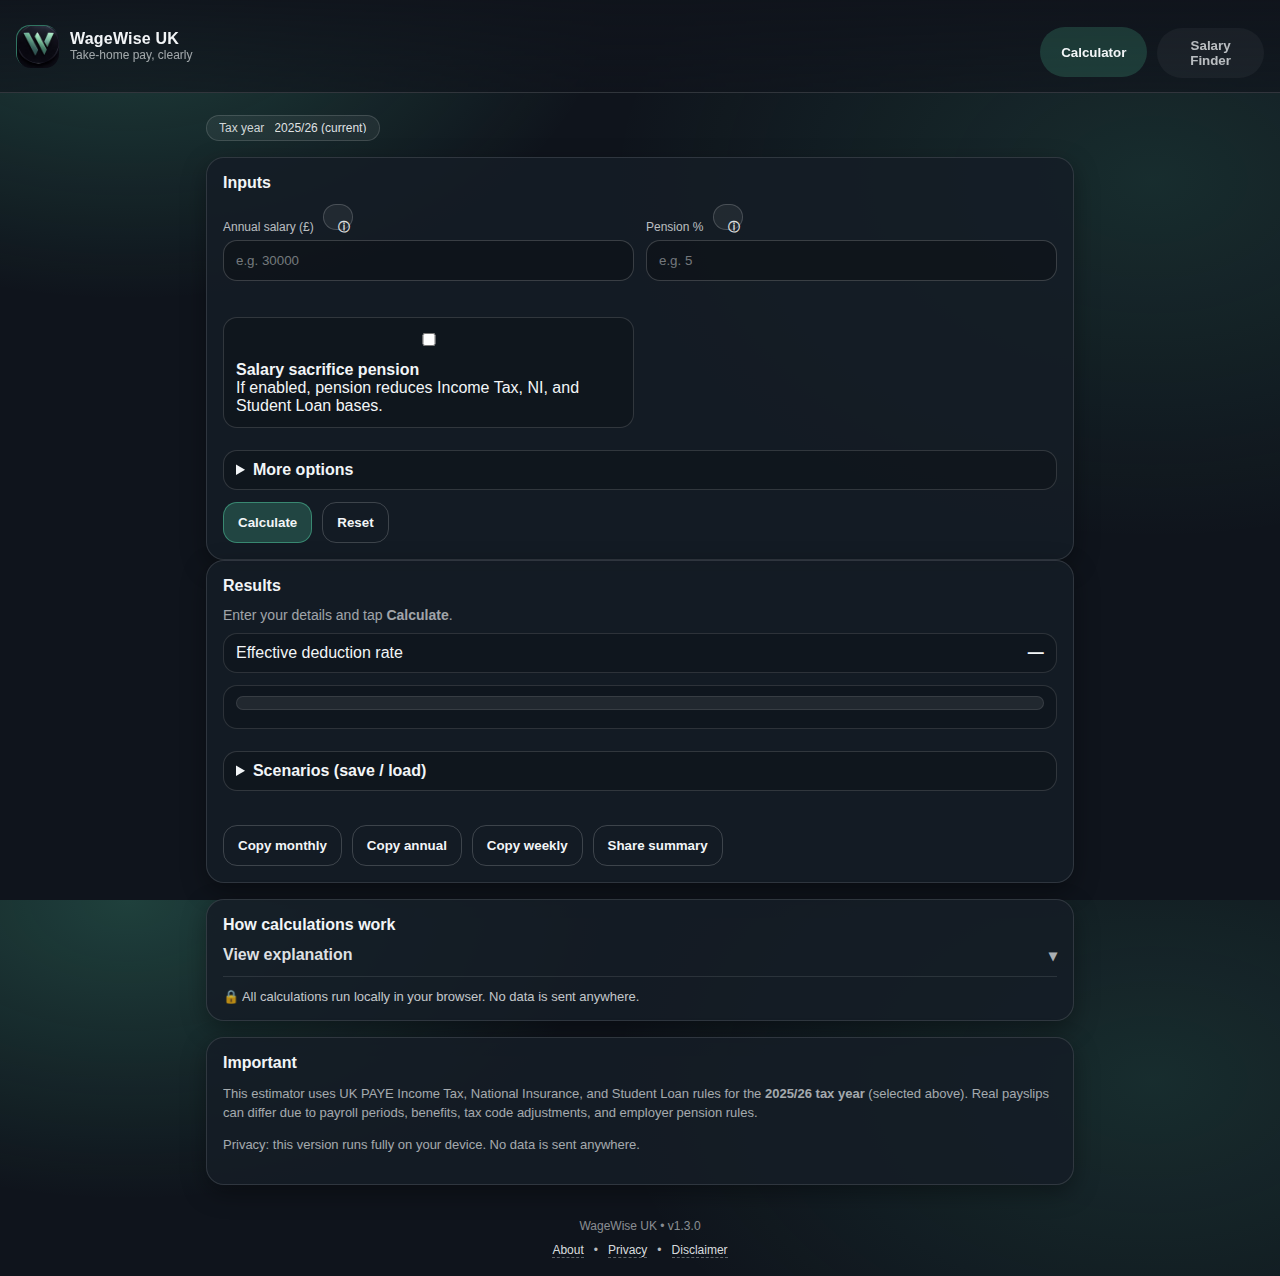
<file: index.html>
<!doctype html>
<html lang="en-GB">
<head>
  <meta charset="utf-8" />
  <meta name="viewport" content="width=device-width, initial-scale=1, viewport-fit=cover" />
  <title>UK Take-Home Pay Calculator 2025/26 & 2024/25 | WageWise UK</title>
  <meta name="theme-color" content="#10141c" />
  <meta name="description" content="Free UK take-home pay calculator for 2025/26 and 2024/25. Calculate salary or hourly wages, pension, student loans and estimate annual salary from payslips.">
  <link rel="manifest" href="manifest.json" />
  <link rel="icon" type="image/png" sizes="32x32" href="favicon-32.png" />
  <link rel="icon" type="image/png" sizes="192x192" href="icon-192.png" />
  <link rel="apple-touch-icon" sizes="180x180" href="apple-touch-icon.png" />
  <link rel="stylesheet" href="styles.css" />
</head>
<body>
  <!-- Splash (first paint) -->
  <div id="splash" class="splash" aria-hidden="true">
    <img class="splashLogo" src="logo-full.jpg" alt="WageWise UK" />
  </div>

  <header class="topbar">
    <div class="brand">
      <div class="mark" aria-hidden="true">
        <img src="icon-192.png" alt="" width="44" height="44" />
      </div>
      <div>
        <div class="title">WageWise UK</div>
        <div class="subtitle">Take-home pay, clearly</div>
      </div>
    </div>

    <div class="switcher" role="tablist" aria-label="Choose tool">
      <button id="tabCalc" class="seg active" type="button" role="tab" aria-selected="true">Calculator</button>
      <button id="tabSalary" class="seg" type="button" role="tab" aria-selected="false">Salary Finder</button>
    </div>
  </header>

  <main class="wrap">

        <div class="taxYearRow" aria-label="Tax year selector">
      <label class="taxYearPill" aria-label="Select UK tax year">
        <span class="taxYearPillLabel">Tax year</span>
        <select id="taxYear">
          <option value="2025/26">2025/26 (current)</option>
          <option value="2024/25">2024/25</option>
        </select>
      </label>
    </div>
<!-- Calculator view -->
    <div id="viewCalc">
      <section class="card" id="inputsCard">
        <h2>Inputs</h2>

        <div class="grid">
          <div id="annualBox">
            <label class="field">
              <span>Annual salary (£) <button class="helpBtn" type="button" data-help="help_annualSalary" aria-label="Help: Annual salary (£)">ⓘ</button></span>
              <input id="annualSalary" inputmode="decimal" placeholder="e.g. 30000" />
              <div class="helpText" id="help_annualSalary" hidden>Enter your <strong>gross</strong> yearly salary before tax (the amount on your contract), not what hits your bank.</div>
              <div class="fieldError" id="err_annualSalary" aria-live="polite"></div>
            </label>
          </div>

          <label class="field">
            <span>Pension % <button class="helpBtn" type="button" data-help="help_pension" aria-label="Help: Pension %">ⓘ</button></span>
            <input id="pensionPercent" inputmode="decimal" placeholder="e.g. 5" />
            <div class="helpText" id="help_pension" hidden>Enter your <strong>employee</strong> pension contribution percentage. Check your payslip for a line like “Pension 4%”.</div>
            <div class="fieldError" id="err_pensionPercent" aria-live="polite"></div>
          </label>

          <label class="toggle">
            <input id="salarySacrifice" type="checkbox" />
            <div>
              <strong>Salary sacrifice pension</strong>
              <div class="sub">If enabled, pension reduces Income Tax, NI, and Student Loan bases.
              <div class="helpText" id="help_salarySac" hidden>Only enable if your workplace pension is set up as <strong>salary sacrifice</strong>. If unsure, leave it off.</div></div>
            </div>
          </label>
        </div>

        <details class="help" id="advancedOptions">
          <summary>More options</summary>
          <div class="grid">
            <label class="field">
              <span>Region</span>
              <select id="region">
                <option value="england">England</option>
                <option value="scotland">Scotland</option>
                <option value="wales">Wales</option>
                <option value="ni">Northern Ireland</option>
              </select>
            </label>

            <label class="field">
              <span>Pay input</span>
              <select id="mode">
                <option value="annualSalary">Annual salary</option>
                <option value="hourlyRate">Hourly rate</option>
              </select>
            </label>

            <div id="hourlyBox" hidden>
              <label class="field">
                <span>Hourly rate (£)</span>
                <input id="hourlyRate" inputmode="decimal" placeholder="e.g. 12.21" />
                <div class="fieldError" id="err_hourlyRate" aria-live="polite"></div>
              </label>

              <label class="field">
                <span>Hours per week</span>
                <input id="hoursPerWeek" inputmode="decimal" placeholder="e.g. 16" />
                <div class="fieldError" id="err_hoursPerWeek" aria-live="polite"></div>
              </label>
            </div>

            
            <label class="field">
              <span>Tax code <button class="helpBtn" type="button" data-help="help_taxCode" aria-label="Help: tax code">ⓘ</button></span>
              <div class="taxcodeRow">
                <select id="taxCodePreset">
                  <option value="1257L">1257L (standard)</option>
                  <option value="BR">BR (basic rate)</option>
                  <option value="0T">0T (no allowance)</option>
                  <option value="NT">NT (no tax)</option>
                  <option value="D0">D0 (higher rate)</option>
                  <option value="D1">D1 (additional rate)</option>
                  <option value="custom">Custom…</option>
                </select>
                <input id="taxCodeCustom" placeholder="e.g. 1185L" style="display:none" />
                <div class="fieldError" id="err_taxCodeCustom" aria-live="polite"></div>
              </div>
              <div class="helpText" id="help_taxCode" hidden>
                Usually <strong>1257L</strong>. You’ll find your tax code on your payslip or HMRC app.
                If unsure, leave the default.
              </div>
            </label>


            <label class="field">
              <span>Student loan <button class="helpBtn" type="button" data-help="help_studentLoan" aria-label="Help: Student loan">ⓘ</button></span>
              <select id="studentLoan">
                <option value="none">None</option>
                <option value="plan1">Plan 1</option>
                <option value="plan2">Plan 2</option>
                <option value="plan4">Plan 4</option>
                <option value="plan5">Plan 5</option>
                <option value="postgraduate">Postgraduate</option>
              </select>
              <div class="helpText" id="help_studentLoan" hidden>Select the student loan plan shown on your payslip. If you’re below the threshold, repayment will be £0.</div>
            </label>
          </div>
        </details>

        <div class="actions">
          <button id="calcBtn" class="primary" type="button">Calculate</button>
          <button id="resetBtn" class="ghost" type="button">Reset</button>
        </div>
      </section>

      <section class="card">
        <h2>Results</h2>

        <div id="results" class="results">
          <div class="hint">Enter your details and tap <strong>Calculate</strong>.</div>
        </div>

        <div id="uxExtras" class="ux-extras" hidden>
          <div class="row">
            <div>Effective deduction rate</div>
            <div><strong id="effectiveRate">—</strong></div>
          </div>

          <div class="barWrap" aria-hidden="false">
            <div class="bar" id="breakdownBar" aria-label="Deduction breakdown bar"></div>
            <div class="barLegend" id="barLegend"></div>
          </div>

          <details class="help">
            <summary>Scenarios (save / load)</summary>
            <div class="grid">
              <label class="field">
                <span>Scenario name</span>
                <input id="scenarioName" placeholder="e.g. New job offer" />
              </label>
              <div class="actions">
                <button id="saveScenarioBtn" class="ghost" type="button">Save</button>
                <button id="loadScenarioBtn" class="ghost" type="button">Load</button>
                <button id="deleteScenarioBtn" class="ghost" type="button">Delete</button>
              </div>
              <label class="field">
                <span>Saved scenarios</span>
                <select id="scenarioSelect"></select>
              </label>
            </div>
          </details>

          <div class="actions">
            <button id="copyMonthlyBtn" class="ghost" type="button">Copy monthly</button>
            <button id="copyAnnualBtn" class="ghost" type="button">Copy annual</button>
            <button id="copyWeeklyBtn" class="ghost" type="button">Copy weekly</button>
            <button id="shareBtn" class="ghost" type="button">Share summary</button>
          </div>
        </div>
      </section>
    </div>

    <section class="card trust">
      <h2>How calculations work</h2>
      <details>
        <summary>View explanation</summary>
        <div class="fine">
          <p><strong>Income Tax:</strong> Estimated using standard UK PAYE tax bands for the selected tax year.</p>
          <p><strong>National Insurance:</strong> Estimated using employee NI thresholds.</p>
          <p><strong>Student Loans:</strong> Calculated using the thresholds for your chosen repayment plan.</p>
          <p><strong>Pension:</strong> Calculated as a percentage of gross salary. If you select <em>salary sacrifice</em>, pension reduces taxable pay before tax and NI are estimated.</p>
        </div>
      </details>
      <div class="privacyLine">🔒 All calculations run locally in your browser. No data is sent anywhere.</div>
    </section>

    <!-- Salary Finder view -->
    <div id="viewSalary" hidden>
      <section class="card">
        <h2>Salary Finder (from payslips)</h2>
        <p class="fine">
          This estimates your <strong>annual gross salary</strong> from recent payslips.
          Useful when forms ask “annual salary” but you’re paid weekly/fortnightly.
        </p>

        <details class="help">
          <summary>Help: What number do I enter?</summary>
          <div class="fine">
            Enter the <strong>gross pay</strong> (before deductions) from each payslip.
            If your payslip shows “Gross pay” and “Net pay”, choose <strong>Gross</strong>.
          </div>
        </details>

        <div class="grid">
          <label class="field">
            <span>Pay frequency <button class="helpBtn" type="button" data-help="help_sfFrequency" aria-label="Help: Pay frequency">ⓘ</button></span>
            <select id="sfFrequency">
              <option value="weekly">Weekly</option>
              <option value="fortnightly">Fortnightly</option>
              <option value="fourWeekly">Four-weekly</option>
              <option value="monthly">Monthly</option>
            </select>
              <div class="helpText" id="help_sfFrequency" hidden>Choose how often you’re paid. Weekly = 52 payslips per year, Monthly = 12.</div>
          </label>

          <label class="field">
            <span>Figures entered <button class="helpBtn" type="button" data-help="help_sfMode" aria-label="Help: figures entered">ⓘ</button></span>
            <select id="sfMode">
              <option value="gross">Gross (from payslip)</option>
              <option value="net">Take-home (bank)</option>
            </select>
            <div class="helpText" id="help_sfMode" hidden>
              Choose <strong>Gross</strong> if you have payslip gross pay. Choose <strong>Take-home</strong> if you only know the bank amount — WageWise will estimate gross salary based on your assumptions.
            </div>
          </label>


          <label class="field">
            <span>Gross pay (Payslip 1) <button class="helpBtn" type="button" data-help="help_sfGross" aria-label="Help: Gross pay (Payslip 1)">ⓘ</button></span>
            <input id="sfP1" inputmode="decimal" placeholder="e.g. 420.50" />
            <div class="helpText" id="help_sfGross" hidden>Use the <strong>Gross pay</strong> figure from your payslip. If you only know what hit your bank, switch Salary Finder to “Take‑home (bank)”.</div>
            <div class="fieldError" id="err_sfP1" aria-live="polite"></div>
          </label>
          <label class="field">
            <span>Gross pay (Payslip 2)</span>
            <input id="sfP2" inputmode="decimal" placeholder="e.g. 398.10" />
            <div class="fieldError" id="err_sfP2" aria-live="polite"></div>
          </label>
          <label class="field">
            <span>Gross pay (Payslip 3)</span>
            <input id="sfP3" inputmode="decimal" placeholder="e.g. 455.00" />
            <div class="fieldError" id="err_sfP3" aria-live="polite"></div>
          </label>
          <label class="field">
            <span>Gross pay (Payslip 4)</span>
            <input id="sfP4" inputmode="decimal" placeholder="e.g. 410.25" />
            <div class="fieldError" id="err_sfP4" aria-live="polite"></div>
          </label>
        </div>

        <div class="actions">
          <button id="sfEstimateBtn" class="primary" type="button">Estimate annual salary</button>
          <button id="sfApplyBtn" class="ghost" type="button" disabled>Use as annual salary</button>
          <button id="sfClearBtn" class="ghost" type="button">Clear</button>
        </div>

        <div id="sfOutput" class="results">
          <div class="hint">Add up to 4 payslips, then tap <strong>Estimate</strong>.</div>
        </div>

        <p class="fine">
          Disclaimer: this is an estimate based on the payslips you enter. It does not account for unpaid leave,
          irregular bonuses, or changes in hours.
        </p>
      </section>
    </div>

    <section class="card">
      <h2>Important</h2>
      <p class="fine">
        This estimator uses UK PAYE Income Tax, National Insurance, and Student Loan rules for the <strong><span id="importantTaxYear">2025/26</span> tax year</strong> (selected above). Real payslips can differ due to payroll periods,
        benefits, tax code adjustments, and employer pension rules.
      </p>
      <p class="fine">
        Privacy: this version runs fully on your device. No data is sent anywhere.
      </p>
    </section>
  </main>

  <footer class="foot">
    <div class="footer-version"></div>
    <nav class="footerLinks" aria-label="Footer links">
      <a href="about.html">About</a>
      <span aria-hidden="true">•</span>
      <a href="privacy.html">Privacy</a>
      <span aria-hidden="true">•</span>
      <a href="disclaimer.html">Disclaimer</a>
    </nav>
  </footer>

  <script src="app.js"></script>
</body>
</html>
</file>
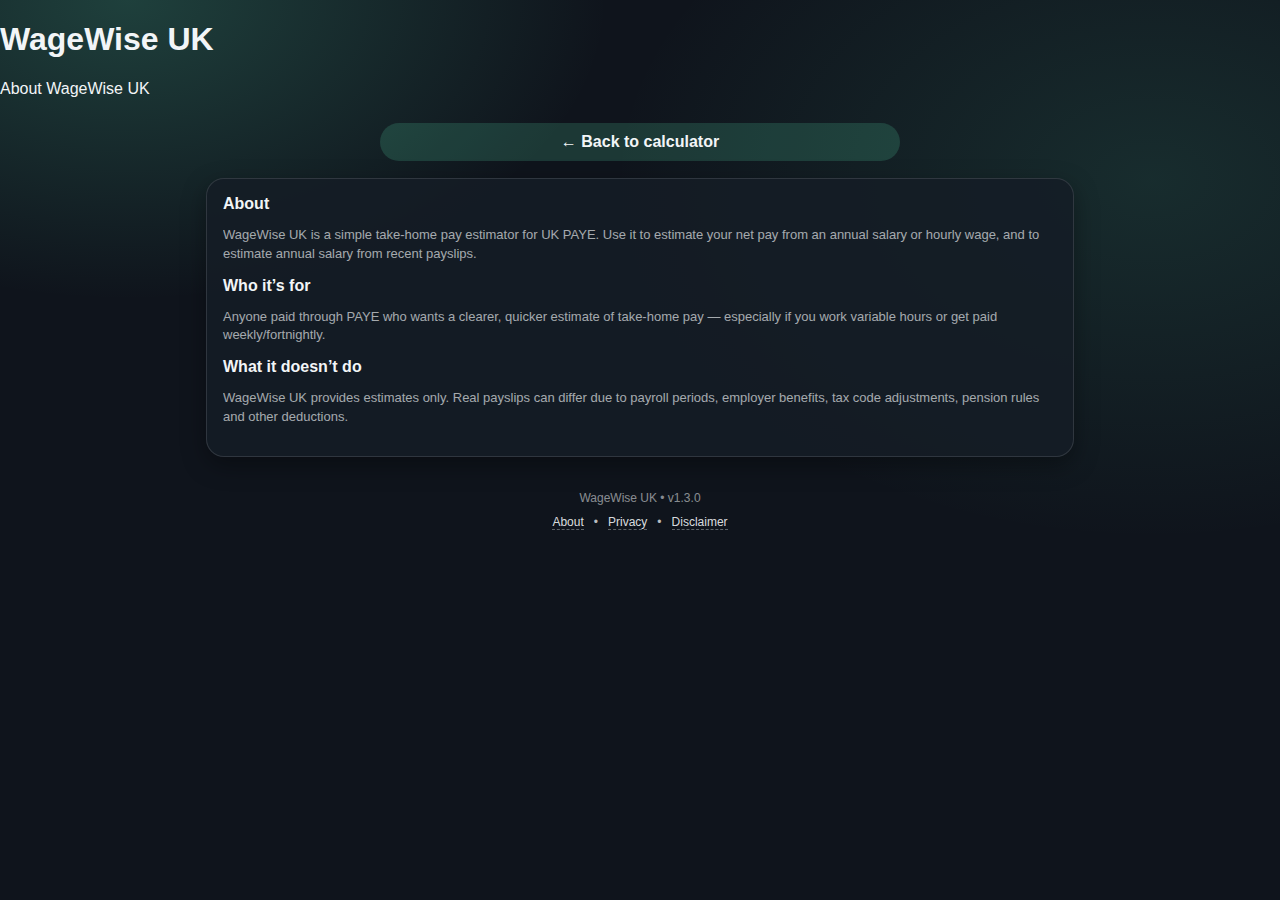
<file: about.html>
<!doctype html>
<html lang="en-GB">
<head>
  <meta charset="utf-8" />
  <meta name="viewport" content="width=device-width, initial-scale=1, viewport-fit=cover" />
  <title>About • WageWise UK</title>
  <meta name="theme-color" content="#10141c" />
  <link rel="stylesheet" href="styles.css" />
</head>
<body>
  <header class="top">
    <div class="brand">
      <div>
        <h1>WageWise UK</h1>
        <p>About WageWise UK</p>
      </div>
    </div>
    <div class="switcher" style="max-width:520px;margin:10px auto 0;">
      <a class="seg active" href="index.html" style="text-decoration:none;display:inline-flex;justify-content:center;align-items:center;">← Back to calculator</a>
    </div>
  </header>

  <main class="wrap">
    <section class="card">
      <h2>About</h2>
<p class="fine">WageWise UK is a simple take-home pay estimator for UK PAYE. Use it to estimate your net pay from an annual salary or hourly wage, and to estimate annual salary from recent payslips.</p>
<h2>Who it’s for</h2>
<p class="fine">Anyone paid through PAYE who wants a clearer, quicker estimate of take-home pay — especially if you work variable hours or get paid weekly/fortnightly.</p>
<h2>What it doesn’t do</h2>
<p class="fine">WageWise UK provides estimates only. Real payslips can differ due to payroll periods, employer benefits, tax code adjustments, pension rules and other deductions.</p>
    </section>
  </main>

  <footer class="foot">
    <div class="footer-version"></div>
    <nav class="footerLinks" aria-label="Footer links">
      <a href="about.html">About</a>
      <span aria-hidden="true">•</span>
      <a href="privacy.html">Privacy</a>
      <span aria-hidden="true">•</span>
      <a href="disclaimer.html">Disclaimer</a>
    </nav>
  </footer>

  
  <script>
    (function(){
      var el = document.querySelector('.footer-version');
      if(!el) return;
      fetch('app.js', {cache:'no-store'}).then(function(r){ return r.text(); }).then(function(t){
        var m = t.match(/APP_VERSION\s*=\s*"([^"]+)"/);
        if(m) el.textContent = 'WageWise UK • v' + m[1];
      }).catch(function(){});
    })();
  </script>

</body>
</html>
</file>
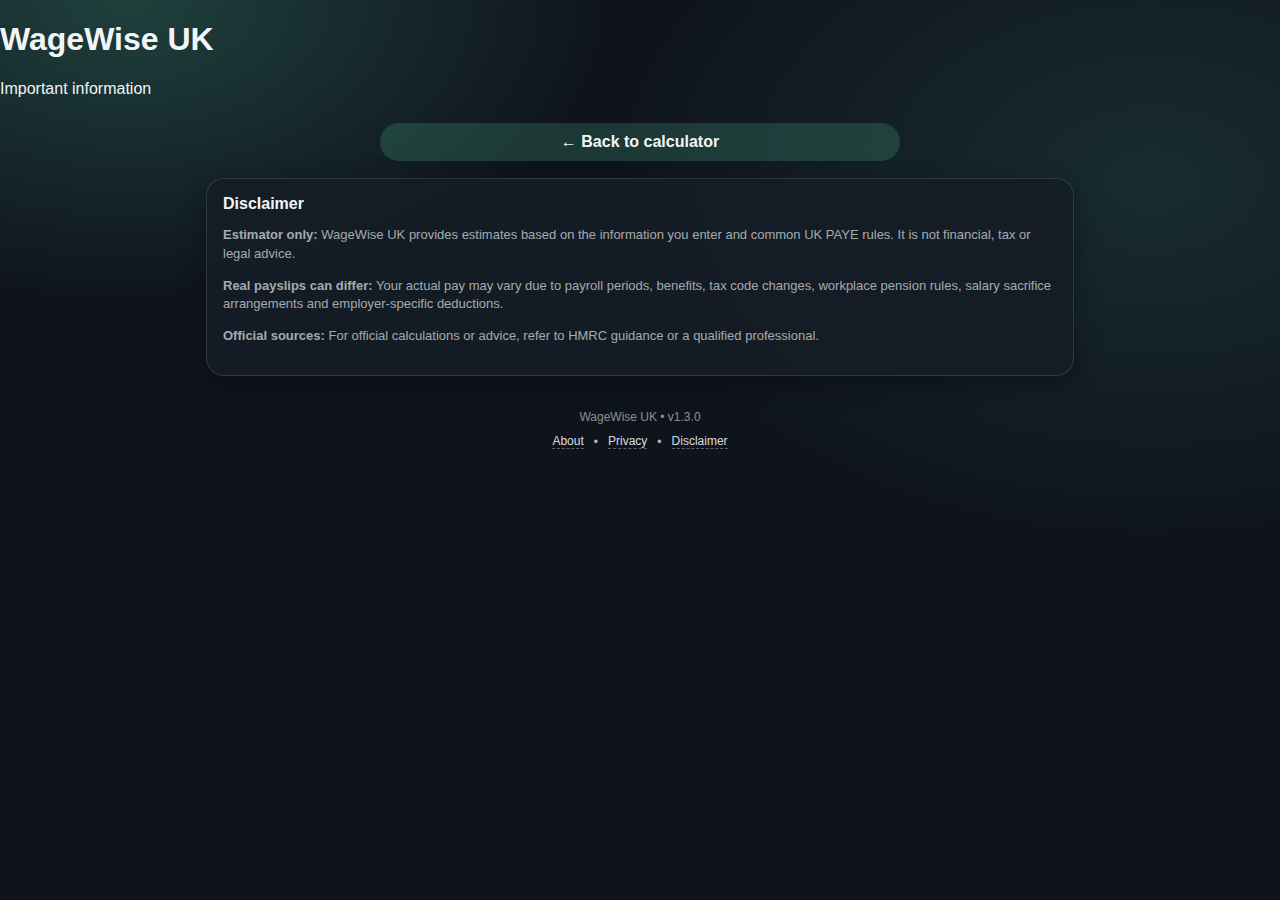
<file: disclaimer.html>
<!doctype html>
<html lang="en-GB">
<head>
  <meta charset="utf-8" />
  <meta name="viewport" content="width=device-width, initial-scale=1, viewport-fit=cover" />
  <title>Disclaimer • WageWise UK</title>
  <meta name="theme-color" content="#10141c" />
  <link rel="stylesheet" href="styles.css" />
</head>
<body>
  <header class="top">
    <div class="brand">
      <div>
        <h1>WageWise UK</h1>
        <p>Important information</p>
      </div>
    </div>
    <div class="switcher" style="max-width:520px;margin:10px auto 0;">
      <a class="seg active" href="index.html" style="text-decoration:none;display:inline-flex;justify-content:center;align-items:center;">← Back to calculator</a>
    </div>
  </header>

  <main class="wrap">
    <section class="card">
      <h2>Disclaimer</h2>
<p class="fine"><strong>Estimator only:</strong> WageWise UK provides estimates based on the information you enter and common UK PAYE rules. It is not financial, tax or legal advice.</p>
<p class="fine"><strong>Real payslips can differ:</strong> Your actual pay may vary due to payroll periods, benefits, tax code changes, workplace pension rules, salary sacrifice arrangements and employer-specific deductions.</p>
<p class="fine"><strong>Official sources:</strong> For official calculations or advice, refer to HMRC guidance or a qualified professional.</p>
    </section>
  </main>

  <footer class="foot">
    <div class="footer-version"></div>
    <nav class="footerLinks" aria-label="Footer links">
      <a href="about.html">About</a>
      <span aria-hidden="true">•</span>
      <a href="privacy.html">Privacy</a>
      <span aria-hidden="true">•</span>
      <a href="disclaimer.html">Disclaimer</a>
    </nav>
  </footer>

  
  <script>
    (function(){
      var el = document.querySelector('.footer-version');
      if(!el) return;
      fetch('app.js', {cache:'no-store'}).then(function(r){ return r.text(); }).then(function(t){
        var m = t.match(/APP_VERSION\s*=\s*"([^"]+)"/);
        if(m) el.textContent = 'WageWise UK • v' + m[1];
      }).catch(function(){});
    })();
  </script>

</body>
</html>
</file>
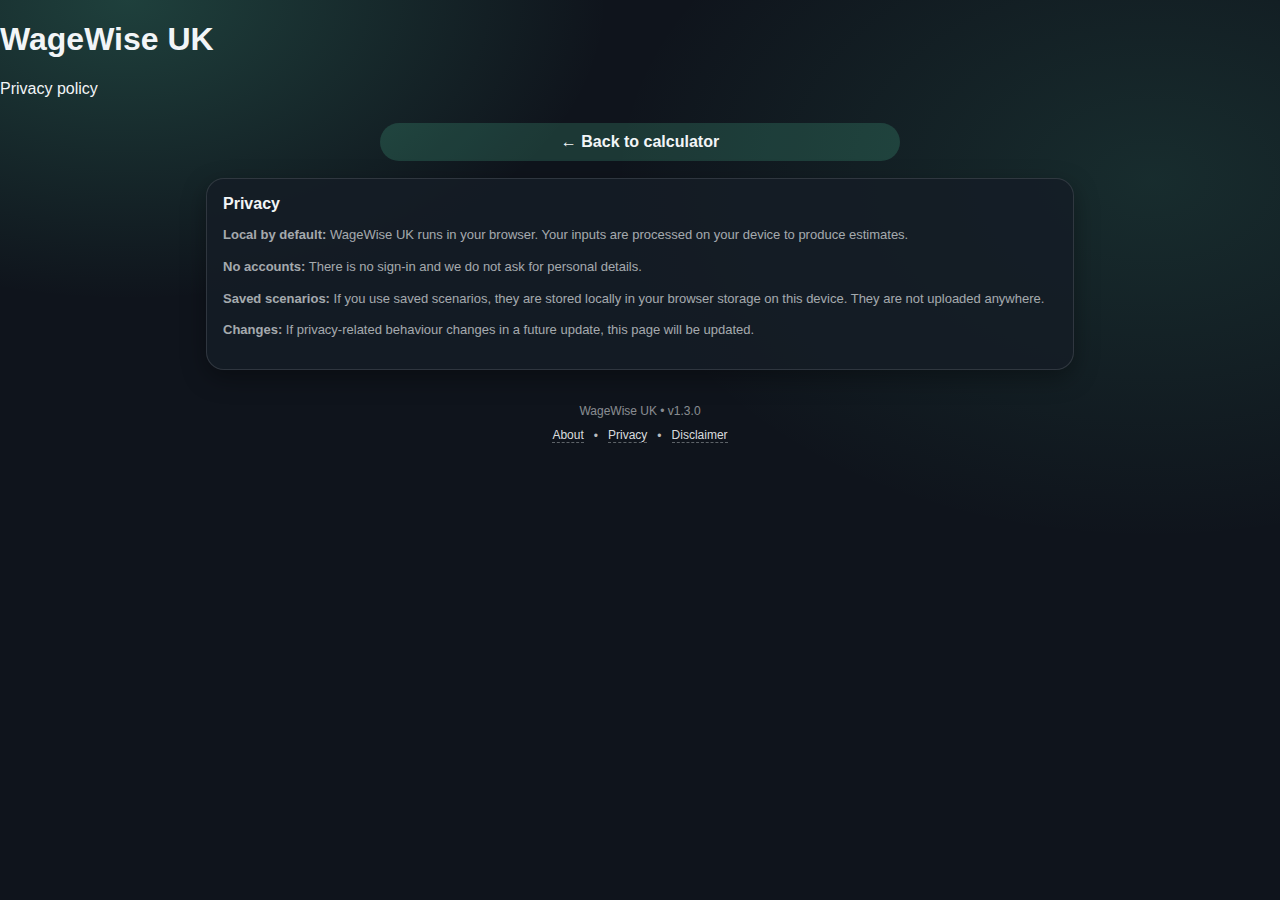
<file: privacy.html>
<!doctype html>
<html lang="en-GB">
<head>
  <meta charset="utf-8" />
  <meta name="viewport" content="width=device-width, initial-scale=1, viewport-fit=cover" />
  <title>Privacy • WageWise UK</title>
  <meta name="theme-color" content="#10141c" />
  <link rel="stylesheet" href="styles.css" />
</head>
<body>
  <header class="top">
    <div class="brand">
      <div>
        <h1>WageWise UK</h1>
        <p>Privacy policy</p>
      </div>
    </div>
    <div class="switcher" style="max-width:520px;margin:10px auto 0;">
      <a class="seg active" href="index.html" style="text-decoration:none;display:inline-flex;justify-content:center;align-items:center;">← Back to calculator</a>
    </div>
  </header>

  <main class="wrap">
    <section class="card">
      <h2>Privacy</h2>
<p class="fine"><strong>Local by default:</strong> WageWise UK runs in your browser. Your inputs are processed on your device to produce estimates.</p>
<p class="fine"><strong>No accounts:</strong> There is no sign-in and we do not ask for personal details.</p>
<p class="fine"><strong>Saved scenarios:</strong> If you use saved scenarios, they are stored locally in your browser storage on this device. They are not uploaded anywhere.</p>
<p class="fine"><strong>Changes:</strong> If privacy-related behaviour changes in a future update, this page will be updated.</p>
    </section>
  </main>

  <footer class="foot">
    <div class="footer-version"></div>
    <nav class="footerLinks" aria-label="Footer links">
      <a href="about.html">About</a>
      <span aria-hidden="true">•</span>
      <a href="privacy.html">Privacy</a>
      <span aria-hidden="true">•</span>
      <a href="disclaimer.html">Disclaimer</a>
    </nav>
  </footer>

  
  <script>
    (function(){
      var el = document.querySelector('.footer-version');
      if(!el) return;
      fetch('app.js', {cache:'no-store'}).then(function(r){ return r.text(); }).then(function(t){
        var m = t.match(/APP_VERSION\s*=\s*"([^"]+)"/);
        if(m) el.textContent = 'WageWise UK • v' + m[1];
      }).catch(function(){});
    })();
  </script>

</body>
</html>
</file>
<file: styles.css>
:root{
  --bg:#0f141c;
  --text:#f2f5f7;
  --muted:rgba(242,245,247,.75);
  --mint:#56dcae;
  --stroke:rgba(255,255,255,.14);
  --r:18px;
}
*{box-sizing:border-box}
html,body{height:100%}
body{
  margin:0;
  font-family:-apple-system,BlinkMacSystemFont,"Segoe UI",Roboto,Helvetica,Arial;
  background:
    radial-gradient(800px 500px at 10% 0%, rgba(86,220,174,.22), transparent 60%),
    radial-gradient(900px 600px at 90% 20%, rgba(86,220,174,.12), transparent 60%),
    var(--bg);
  color:var(--text);
}
.topbar{
  position:sticky; top:0; z-index:10;
  backdrop-filter: blur(14px);
  background: rgba(15,20,28,.72);
  border-bottom:1px solid var(--stroke);
  padding: 14px 16px;
  display:flex; align-items:center; justify-content:space-between;
}
.brand{display:flex; gap:12px; align-items:center}
.mark{
  width:42px; height:42px; display:grid; place-items:center;
  border-radius:14px;
  background: rgba(86,220,174,.18);
  border:1px solid rgba(86,220,174,.35);
  color: var(--mint);
  font-weight:800;
}
.mark img{width:42px; height:42px; border-radius:14px; display:block}

/* Splash */
.splash{
  position:fixed;
  inset:0;
  display:grid;
  place-items:center;
  background:
    radial-gradient(800px 500px at 10% 0%, rgba(86,220,174,.22), transparent 60%),
    radial-gradient(900px 600px at 90% 20%, rgba(86,220,174,.12), transparent 60%),
    var(--bg);
  z-index:9999;
  transition: opacity .28s ease, transform .28s ease;
}
.splashLogo{width:min(72vw, 360px); height:auto; border-radius: 18px; box-shadow: 0 18px 60px rgba(0,0,0,.55)}
.splash.hide{opacity:0; transform: scale(.98); pointer-events:none}
.title{font-weight:800; letter-spacing:.2px}
.subtitle{font-size:12px; color:var(--muted)}
.wrap{max-width: 900px; margin: 0 auto; padding: 16px; display:grid; gap:16px}
.card{
  padding: 16px;
  border: 1px solid rgba(255,255,255,0.12);
  border-radius: var(--r);
  background: rgba(20, 28, 38, 0.88);
  box-shadow: 0 8px 24px rgba(0,0,0,0.35);
}
h2{margin:0 0 12px 0; font-size:16px}
.grid{display:grid; grid-template-columns: 1fr; gap:12px}
@media (min-width: 720px){ .grid{grid-template-columns: 1fr 1fr;} }
.field{display:grid; gap:6px}
.field span{font-size:12px; color:var(--muted)}
input, select{
  width:100%;
  padding: 12px 12px;
  border-radius: 14px;
  border: 1px solid rgba(255,255,255,.18);
  background: rgba(0,0,0,.25);
  color: var(--text);
  outline:none;
}
input::placeholder{color: rgba(242,245,247,.45)}
.toggle{
  display:flex; gap:12px; align-items:flex-start;
  padding: 12px;
  border:1px solid rgba(255,255,255,.14);
  border-radius: 14px;
  background: rgba(0,0,0,.18);
  margin: 12px 0;
  flex-wrap: wrap;
}
.toggle span{flex:1; min-width:0;}
.toggle small{display:block; color:var(--muted); margin-top:4px; line-height:1.3}
.actions{display:flex; flex-wrap:wrap; gap:10px; margin-top: 10px}
button{
  border:1px solid rgba(255,255,255,.18);
  background: rgba(255,255,255,0.05);
  color: var(--text);
  padding: 12px 14px;
  border-radius: 14px;
  font-weight:700;
}
button.primary{background: rgba(86,220,174,.22); border-color: rgba(86,220,174,.45);}
button.ghost{background: transparent}
.results{display:grid; gap:10px}
.row{
  display:flex; align-items:center; justify-content:space-between;
  padding: 10px 12px;
  border-radius: 14px;
  border:1px solid rgba(255,255,255,.12);
  background: rgba(0,0,0,.16);
}
.row strong{font-weight:800; letter-spacing:.2px}
.hint{color:var(--muted); font-size:14px; opacity:.85}
.fine{color:var(--muted); font-size:13px; line-height:1.45; opacity:.88}
.foot{padding: 18px 16px; color: rgba(242,245,247,.55); text-align:center; font-size:12px}
.badge{
  display:inline-block; font-size:12px; padding:6px 10px;
  border-radius:999px; border:1px solid rgba(255,255,255,.14);
  background: rgba(255,255,255,.06); color: rgba(242,245,247,.92); margin-top:6px;
}

.badgeRow{
  display:flex;
  align-items:center;
  gap:10px;
  flex-wrap:wrap;
  margin-top:6px;
}

/* Tax year pill (v1.2.1) */
.taxYearRow{
  display:flex;
  align-items:center;
  margin-top:6px;
}
.taxYearPill{
  display:inline-flex;
  align-items:center;
  gap:10px;
  padding:6px 12px;
  border-radius:999px;
  border:1px solid rgba(255,255,255,.14);
  background: rgba(255,255,255,.06);
  color: rgba(242,245,247,.92);
  font-size:12px;
  line-height:1;
}
.taxYearPillLabel{
  opacity:.92;
  white-space:nowrap;
}
.taxYearPill select{
  appearance:none;
  -webkit-appearance:none;
  border:0;
  background:transparent;
  color: rgba(242,245,247,.92);
  padding:0;
  margin:0;
  font-size:12px;
  line-height:1;
  outline:none;
}
/* iOS sometimes nudges native selects; keep it visually centred */
.taxYearPill select::-ms-expand{ display:none; }
.badgeRow .badge{ margin-top:0; }
.badgeSelect select{
  appearance:none;
  -webkit-appearance:none;
  border-radius:999px;
  border:1px solid rgba(255,255,255,.14);
  background: rgba(255,255,255,.06);
  color: rgba(242,245,247,.92);
  padding:6px 12px;
  font-size:12px;
  outline:none;
}
.badgeSelect select:focus{
  box-shadow: 0 0 0 3px rgba(86,220,174,.18);
  border-color: rgba(86,220,174,.45);
}
.help{
  margin: 10px 0 12px 0;
  padding: 10px 12px;
  border:1px solid rgba(255,255,255,.14);
  border-radius: 14px;
  background: rgba(0,0,0,.18);
}
.help summary{cursor:pointer; font-weight:700;}
.help p{margin:8px 0 0 0;}
.ux-extras{ margin-top:10px; display:grid; gap:12px;}
.takeHomeFocus{ border-color: rgba(86,220,174,.40) !important; }
.barWrap{ padding:10px 12px; border:1px solid rgba(255,255,255,.12); border-radius:14px; background: rgba(0,0,0,.16); }
.bar{ height:14px; border-radius:999px; overflow:hidden; display:flex; background: rgba(255,255,255,.08); border:1px solid rgba(255,255,255,.10); }
.barSeg{ height:100%; }
.barLegend{ margin-top:8px; display:grid; gap:6px; font-size:12px; color: rgba(242,245,247,.82); }
.legendItem{ display:flex; align-items:center; justify-content:space-between; gap:10px; }
.legendSwatch{ width:10px; height:10px; border-radius:3px; border:1px solid rgba(255,255,255,.20); margin-right:8px; flex:0 0 auto; }
.legendLeft{ display:flex; align-items:center; gap:8px; }
.toast{
  position: fixed; left: 50%; bottom: 18px; transform: translateX(-50%);
  padding: 10px 14px; border-radius: 14px;
  border: 1px solid rgba(255,255,255,.16);
  background: rgba(15,20,28,.92); color: rgba(242,245,247,.95);
  box-shadow: 0 18px 50px rgba(0,0,0,.45);
  opacity: 0; pointer-events:none; transition: opacity .18s ease, transform .18s ease;
  z-index: 999; max-width: 92vw;
}
.toast.show{ opacity:1; transform: translateX(-50%) translateY(-4px); }


/* Segmented tool switcher */
.switcher{
  display:flex;
  gap:10px;
  margin-top:14px;
}
.switcher .seg{
  flex:1;
  padding:12px 14px;
  border-radius:999px;
  border:1px solid var(--border);
  background:rgba(255,255,255,.06);
  color:var(--text);
  font-weight:700;
}
.switcher .seg.active{
  background:rgba(255,255,255,.14);
  border-color:rgba(255,255,255,.18);
}
.switcher .seg:active{ transform: translateY(1px); }

/* --- Stage 2 (Trust Layer) additions --- */
.badge{
  display:inline-flex;
  gap:8px;
  align-items:center;
  padding:8px 12px;
  border-radius:999px;
  background:rgba(255,255,255,.04);
  border:1px solid rgba(255,255,255,.10);
  color:rgba(242,245,247,.92);
  font-size:12px;
  margin:10px 0 14px;
}

.badge strong{font-weight:700}

.trust details{
  margin-top:8px;
}

.trust summary{
  cursor:pointer;
  user-select:none;
  font-weight:700;
  color:rgba(242,245,247,.92);
  list-style:none;
}

.trust summary::-webkit-details-marker{display:none}

.trust summary::after{
  content:"▾";
  float:right;
  opacity:.75;
}

.trust details[open] summary::after{
  content:"▴";
}

.privacyLine{
  margin-top:12px;
  padding-top:12px;
  border-top:1px solid rgba(255,255,255,.10);
  color:rgba(242,245,247,.80);
  font-size:13px;
}

.footerLinks{
  display:flex;
  gap:10px;
  justify-content:center;
  align-items:center;
  flex-wrap:wrap;
  margin-top:10px;
  font-size:12px;
  color:rgba(242,245,247,.75);
}

.footerLinks a{
  color: rgba(242,245,247,.9);
  text-decoration:none;
  border-bottom:1px dashed rgba(242,245,247,.35);
}

.footerLinks a:active{opacity:.7}
/* ===== v1.1.0 Active Tab Polish ===== */

.tab.active {
  background: rgba(45, 191, 130, 0.15);
  border-bottom: 2px solid #2dbf82;
  transform: translateY(-1px);
  transition: all 0.2s ease;
}

.tab:not(.active) {
  opacity: 0.65;
  transition: opacity 0.2s ease;
}
/* ===== v1.1.0 Active Tab Polish (correct selector) ===== */
.switcher .seg.active{
  background: rgba(86,220,174,.18);
  border-color: rgba(86,220,174,.40);
  transform: translateY(-1px);
  transition: all 0.2s ease;
}

.switcher .seg:not(.active){
  opacity: 0.75;
  transition: opacity 0.2s ease;
}
/* ===== v1.1.0 Inline Validation (light layer) ===== */
.fieldError{
  margin-top: 6px;
  font-size: 12px;
  color: rgba(255, 107, 107, .95);
  line-height: 1.2;
}

.invalid{
  border-color: rgba(255, 107, 107, .70) !important;
  box-shadow: 0 0 0 2px rgba(255, 107, 107, .16) !important;
}

.badgeSelect{
  display:inline-flex;
  align-items:center;
  margin-top:6px;
}


/* v1.3.0 Product Mode additions */
.topbar{
  background: linear-gradient(180deg, rgba(16,20,28,0.95), rgba(16,20,28,0.65));
  backdrop-filter: blur(10px);
}
.brand .mark img{ border-radius: 14px; }
.subtitle{ opacity: .85; }
.switcher .seg{ padding: 10px 16px; border-radius: 999px; }
.helpBtn{
  margin-left: 6px;
  width: 22px; height: 22px;
  border-radius: 999px;
  border: 1px solid rgba(255,255,255,.18);
  background: rgba(255,255,255,.06);
  color: rgba(255,255,255,.85);
  font-size: 12px;
  line-height: 20px;
  cursor: pointer;
}
.helpBtn.inline{ margin-left: 10px; transform: translateY(2px); }
.helpBtn:active{ transform: scale(.98); }
.helpText{
  margin-top: 8px;
  font-size: 13px;
  line-height: 1.35;
  color: rgba(255,255,255,.72);
}
.taxcodeRow{
  display: flex;
  gap: 10px;
  align-items: center;
}
.taxcodeRow select, .taxcodeRow input{
  flex: 1;
}
</file>
